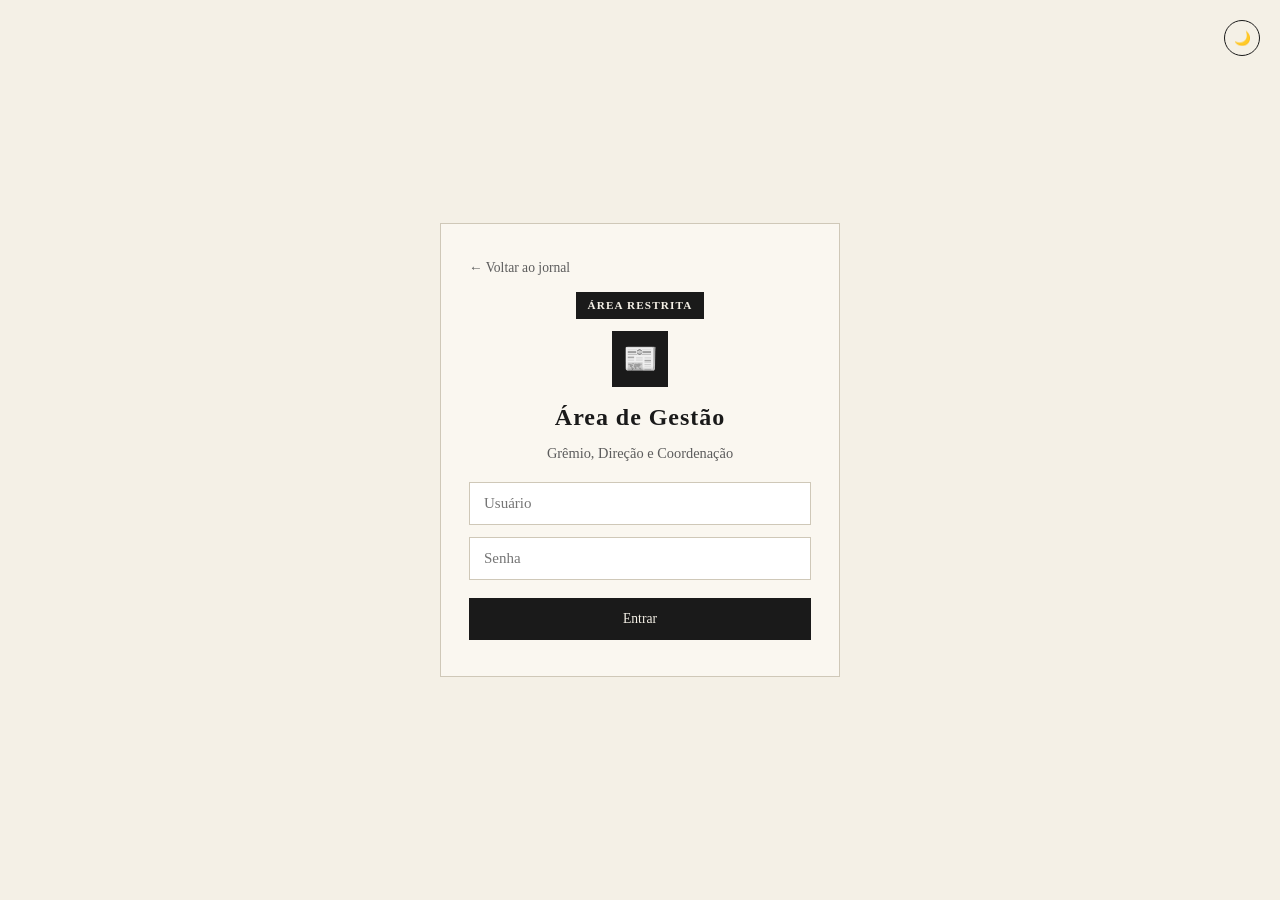
<file: login-gestao.html>
<!DOCTYPE html>
<html lang="pt-BR" data-theme="light">
<head>
  <meta charset="UTF-8">
  <meta name="viewport" content="width=device-width, initial-scale=1.0">
  <title>LEA NEWS - Área Restrita</title>
  <link rel="stylesheet" href="styles.css">
</head>
<body>
  <div class="screen">
    <button id="theme-toggle-login" class="btn btn-icon theme-toggle-top" type="button">🌙</button>
    <div class="login-card">
      <button class="btn-back" type="button" onclick="location.href='index.html'">← Voltar ao jornal</button>
      <span class="login-badge">Área Restrita</span>
      <div class="logo-mark big">📰</div>
      <h1>Área de Gestão</h1>
      <p class="school-name-login">Grêmio, Direção e Coordenação</p>
      <div id="login-erro" class="login-erro"></div>
      <form id="login-form" class="auth-form">
        <input type="text" id="username" placeholder="Usuário" required autocomplete="username">
        <input type="password" id="password" placeholder="Senha" required autocomplete="current-password">
        <button type="submit" id="login-submit" class="btn btn-primary">Entrar</button>
      </form>
    </div>
  </div>
  <script src="api.js"></script>
  <script>
    var themeBtn = document.getElementById('theme-toggle-login');
    if (localStorage.getItem('theme') === 'dark') {
      document.documentElement.setAttribute('data-theme', 'dark');
      themeBtn.textContent = '☀️';
    }
    themeBtn.addEventListener('click', function () {
      var dark = document.documentElement.getAttribute('data-theme') === 'dark';
      document.documentElement.setAttribute('data-theme', dark ? 'light' : 'dark');
      themeBtn.textContent = dark ? '🌙' : '☀️';
      localStorage.setItem('theme', dark ? 'light' : 'dark');
    });

    document.getElementById('login-form').addEventListener('submit', function (e) {
      e.preventDefault();
      var erro = document.getElementById('login-erro');
      var btn = document.getElementById('login-submit');
      erro.classList.remove('show');
      btn.disabled = true;
      btn.textContent = 'Entrando...';
      apiFetch('/api/login-gestao', {
        method: 'POST',
        body: {
          username: document.getElementById('username').value.trim(),
          senha: document.getElementById('password').value
        }
      }).then(function (r) {
        salvarSessao(r.token, r.user);
        window.location.href = 'index.html';
      }).catch(function (err) {
        erro.classList.add('show');
        erro.textContent = err.message;
        btn.disabled = false;
        btn.textContent = 'Entrar';
      });
    });
  </script>
</body>
</html>
</file>
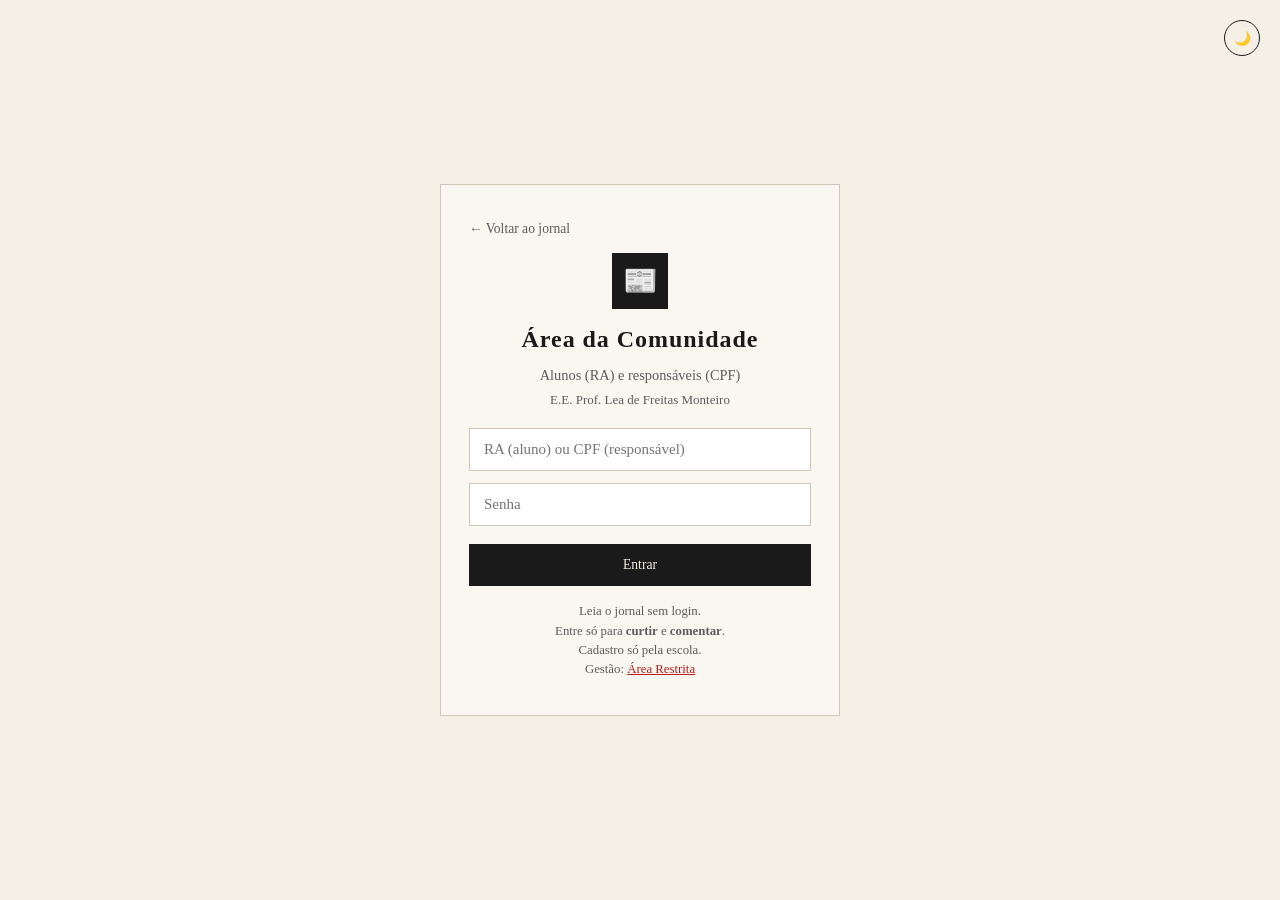
<file: login.html>
<!DOCTYPE html>
<html lang="pt-BR" data-theme="light">
<head>
  <meta charset="UTF-8">
  <meta name="viewport" content="width=device-width, initial-scale=1.0">
  <title>LEA NEWS - Entrar</title>
  <link rel="stylesheet" href="styles.css">
</head>
<body>
  <div class="screen">
    <button id="theme-toggle-login" class="btn btn-icon theme-toggle-top" type="button">🌙</button>
    <div class="login-card">
      <button class="btn-back" type="button" onclick="location.href='index.html'">← Voltar ao jornal</button>
      <div class="logo-mark big">📰</div>
      <h1>Área da Comunidade</h1>
      <p class="school-name-login">Alunos (RA) e responsáveis (CPF)</p>
      <p class="school-name-login" style="margin-top:-14px;font-size:13px;">E.E. Prof. Lea de Freitas Monteiro</p>
      <div id="login-erro" class="login-erro"></div>
      <form id="login-form" class="auth-form">
        <input type="text" id="identificador" placeholder="RA (aluno) ou CPF (responsável)" required autocomplete="username">
        <input type="password" id="password" placeholder="Senha" required autocomplete="current-password">
        <button type="submit" id="login-submit" class="btn btn-primary">Entrar</button>
      </form>
      <p class="login-hint">
        Leia o jornal sem login.<br>
        Entre só para <strong>curtir</strong> e <strong>comentar</strong>.<br>
        Cadastro só pela escola.<br>
        Gestão: <a href="login-gestao.html">Área Restrita</a>
      </p>
    </div>
  </div>
  <script src="api.js"></script>
  <script>
    var themeBtn = document.getElementById('theme-toggle-login');
    if (localStorage.getItem('theme') === 'dark') {
      document.documentElement.setAttribute('data-theme', 'dark');
      themeBtn.textContent = '☀️';
    }
    themeBtn.addEventListener('click', function () {
      var dark = document.documentElement.getAttribute('data-theme') === 'dark';
      document.documentElement.setAttribute('data-theme', dark ? 'light' : 'dark');
      themeBtn.textContent = dark ? '🌙' : '☀️';
      localStorage.setItem('theme', dark ? 'light' : 'dark');
    });

    function mostrarErro(msg) {
      var el = document.getElementById('login-erro');
      el.classList.add('show');
      el.textContent = msg;
    }

    document.getElementById('login-form').addEventListener('submit', function (e) {
      e.preventDefault();
      var btn = document.getElementById('login-submit');
      btn.disabled = true;
      btn.textContent = 'Entrando...';
      apiFetch('/api/login', {
        method: 'POST',
        body: {
          identificador: document.getElementById('identificador').value.trim(),
          senha: document.getElementById('password').value
        }
      }).then(function (r) {
        salvarSessao(r.token, r.user);
        window.location.href = 'index.html';
      }).catch(function (err) {
        mostrarErro(err.message);
        btn.disabled = false;
        btn.textContent = 'Entrar';
      });
    });
  </script>
</body>
</html>
</file>
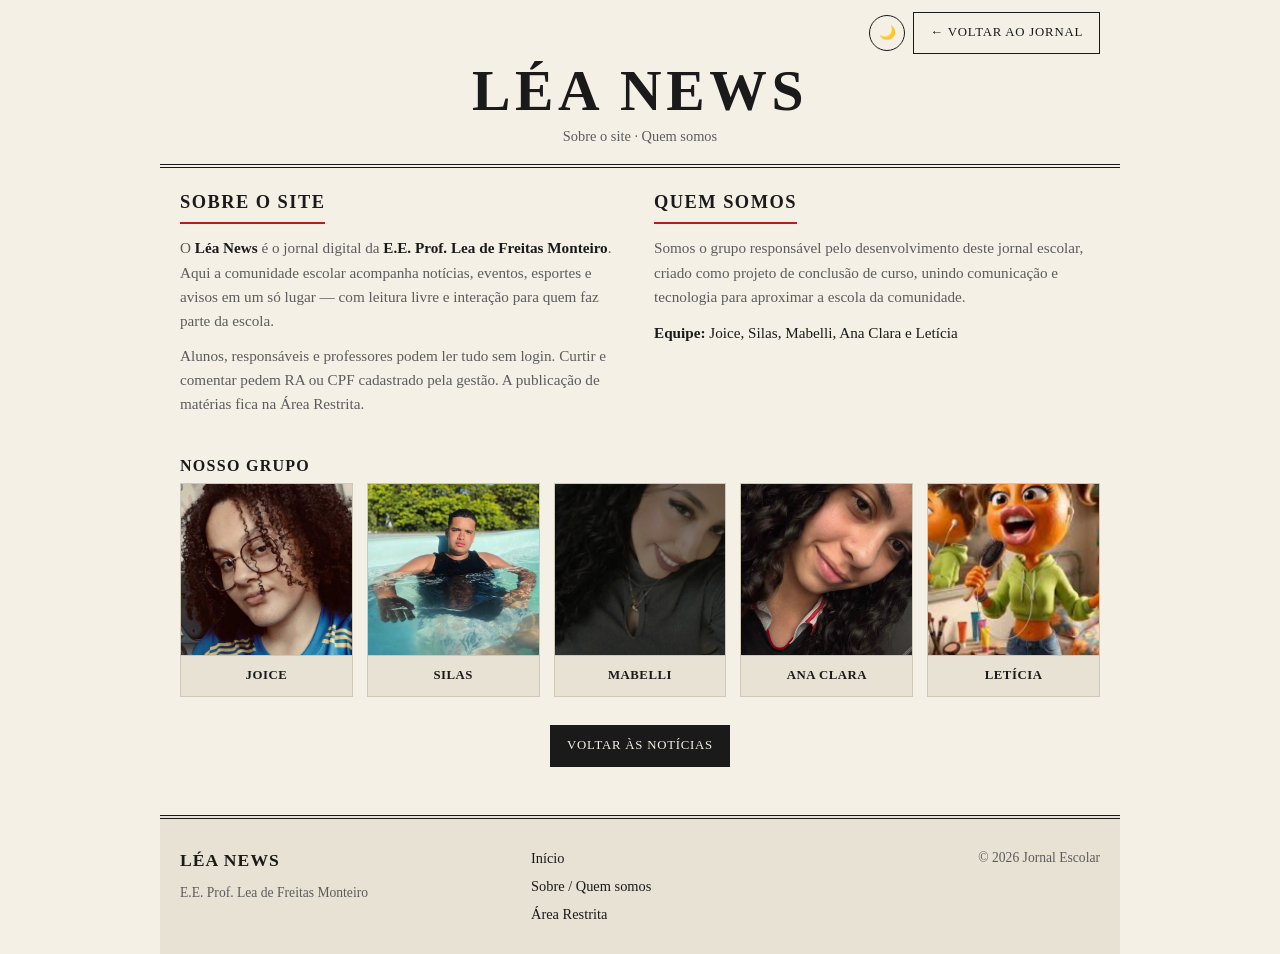
<file: sobre.html>
<!DOCTYPE html>
<html lang="pt-BR" data-theme="light">
<head>
  <meta charset="UTF-8">
  <meta name="viewport" content="width=device-width, initial-scale=1.0">
  <title>Léa News — Sobre e Quem somos</title>
  <link rel="stylesheet" href="styles.css">
</head>
<body>
  <div id="app">
    <header class="paper-header">
      <div class="paper-header-top">
        <button id="theme-toggle" class="btn btn-icon" type="button" title="Tema">🌙</button>
        <a href="index.html" class="btn-paper">← Voltar ao jornal</a>
      </div>
      <div class="masthead">
        <h1 class="masthead-title">LÉA NEWS</h1>
        <p class="masthead-sub">Sobre o site · Quem somos</p>
      </div>
    </header>

    <main class="main paper-main">
      <section class="about-section" id="sobre" style="border-top:none;margin-top:0;padding-top:0;">
        <div class="about-grid">
          <div class="about-block">
            <h2 class="about-title">Sobre o site</h2>
            <p>
              O <strong>Léa News</strong> é o jornal digital da
              <strong>E.E. Prof. Lea de Freitas Monteiro</strong>.
              Aqui a comunidade escolar acompanha notícias, eventos, esportes e avisos
              em um só lugar — com leitura livre e interação para quem faz parte da escola.
            </p>
            <p>
              Alunos, responsáveis e professores podem ler tudo sem login.
              Curtir e comentar pedem RA ou CPF cadastrado pela gestão.
              A publicação de matérias fica na Área Restrita.
            </p>
          </div>
          <div class="about-block">
            <h2 class="about-title">Quem somos</h2>
            <p>
              Somos o grupo responsável pelo desenvolvimento deste jornal escolar,
              criado como projeto de conclusão de curso, unindo comunicação e tecnologia
              para aproximar a escola da comunidade.
            </p>
            <p class="about-names"><strong>Equipe:</strong> Joice, Silas, Mabelli, Ana Clara e Letícia</p>
          </div>
        </div>

        <h3 class="about-photos-title">Nosso grupo</h3>
        <div class="team-photos">
          <figure class="team-card">
            <div class="team-photo-wrap">
              <img src="../fotos/fototeste2.jpeg" alt="Joice"
                   onerror="this.onerror=null;this.src='https://placehold.co/400x400/1a1a1a/f4f0e6?text=Joice';">
            </div>
            <figcaption>Joice</figcaption>
          </figure>
          <figure class="team-card">
            <div class="team-photo-wrap">
              <img src="../fotos/Silas.jpeg" alt="Silas"
                   onerror="this.onerror=null;this.src='https://placehold.co/400x400/1a1a1a/f4f0e6?text=Silas';">
            </div>
            <figcaption>Silas</figcaption>
          </figure>
          <figure class="team-card">
            <div class="team-photo-wrap">
              <img src="../fotos/Mabelli.jpeg" alt="Mabelli"
                   onerror="this.onerror=null;this.src='https://placehold.co/400x400/1a1a1a/f4f0e6?text=Mabelli';">
            </div>
            <figcaption>Mabelli</figcaption>
          </figure>
          <figure class="team-card">
            <div class="team-photo-wrap">
              <img src="../fotos/fototeste.jpeg" alt="Ana Clara"
                   onerror="this.onerror=null;this.src='https://placehold.co/400x400/1a1a1a/f4f0e6?text=Ana+Clara';">
            </div>
            <figcaption>Ana Clara</figcaption>
          </figure>
          <figure class="team-card">
            <div class="team-photo-wrap">
              <img src="../fotos/Leticia.jpeg" alt="Letícia"
                   onerror="this.onerror=null;this.src='https://placehold.co/400x400/1a1a1a/f4f0e6?text=Leticia';">
            </div>
            <figcaption>Letícia</figcaption>
          </figure>
        </div>

        <p style="margin-top:28px;text-align:center;">
          <a href="index.html" class="btn-paper btn-paper-fill">Voltar às notícias</a>
        </p>
      </section>
    </main>

    <footer class="footer paper-footer">
      <div class="footer-content">
        <div class="footer-left">
          <strong>LÉA NEWS</strong>
          <p>E.E. Prof. Lea de Freitas Monteiro</p>
        </div>
        <div class="footer-center">
          <a href="index.html">Início</a>
          <a href="sobre.html">Sobre / Quem somos</a>
          <a href="login-gestao.html">Área Restrita</a>
        </div>
        <div class="footer-right">
          <p>© 2026 Jornal Escolar</p>
        </div>
      </div>
    </footer>
  </div>
  <script>
    var themeBtn = document.getElementById('theme-toggle');
    if (localStorage.getItem('theme') === 'dark') {
      document.documentElement.setAttribute('data-theme', 'dark');
      if (themeBtn) themeBtn.textContent = '☀️';
    }
    if (themeBtn) {
      themeBtn.addEventListener('click', function () {
        var dark = document.documentElement.getAttribute('data-theme') === 'dark';
        document.documentElement.setAttribute('data-theme', dark ? 'light' : 'dark');
        themeBtn.textContent = dark ? '🌙' : '☀️';
        localStorage.setItem('theme', dark ? 'light' : 'dark');
      });
    }
  </script>
</body>
</html>
</file>
<file: styles.css>
:root {
  --ink: #1a1a1a;
  --paper: #f4f0e6;
  --paper-dark: #e8e2d4;
  --red: #b91c1c;
  --text: #1a1a1a;
  --text-secondary: #5c5c5c;
  --border: #cfc8b8;
  --bg: #f4f0e6;
  --bg-card: #faf7f0;
  --primary: #1a1a1a;
  --primary-hover: #333;
  --green-soft: #e8e2d4;
  --shadow: 0 2px 12px rgba(0,0,0,0.08);
  --radius: 4px;
}

[data-theme="dark"] {
  --ink: #f0ebe3;
  --paper: #1a1814;
  --paper-dark: #252218;
  --red: #dc2626;
  --text: #f0ebe3;
  --text-secondary: #a8a090;
  --border: #3a3530;
  --bg: #1a1814;
  --bg-card: #252218;
  --primary: #f0ebe3;
  --primary-hover: #fff;
  --green-soft: #2a2620;
  --shadow: 0 2px 12px rgba(0,0,0,0.4);
}

* { margin: 0; padding: 0; box-sizing: border-box; }

body {
  font-family: Georgia, 'Times New Roman', Times, serif;
  background: var(--paper);
  color: var(--ink);
  line-height: 1.55;
  min-height: 100vh;
}

button, input, select, textarea, a.btn-paper {
  font-family: Georgia, 'Times New Roman', serif;
}

.btn-paper {
  display: inline-flex;
  align-items: center;
  justify-content: center;
  padding: 10px 16px;
  border: 1px solid var(--ink);
  background: transparent;
  color: var(--ink);
  font-size: 0.8rem;
  text-transform: uppercase;
  letter-spacing: 0.06em;
  cursor: pointer;
  text-decoration: none;
  transition: 0.15s;
}
.btn-paper:hover { background: var(--ink); color: var(--paper); }
.btn-paper-fill {
  background: var(--ink);
  color: var(--paper);
}
.btn-paper-fill:hover { opacity: 0.85; color: var(--paper); }

.btn-icon {
  width: 36px; height: 36px; padding: 0; font-size: 16px;
  border: 1px solid var(--border); background: transparent;
  border-radius: 50%; cursor: pointer; color: var(--ink);
}

.btn { display: inline-flex; align-items: center; justify-content: center; gap: 6px; padding: 10px 16px; border: 1px solid var(--ink); background: transparent; color: var(--ink); font-size: 0.85rem; cursor: pointer; text-decoration: none; }
.btn-primary { background: var(--ink); color: var(--paper); border-color: var(--ink); }
.btn-primary:hover { opacity: 0.85; }
.btn-outline { background: transparent; }

.paper-header {
  background: var(--paper);
  border-bottom: 4px double var(--ink);
  padding: 12px 20px 16px;
  max-width: 960px;
  margin: 0 auto;
}
.paper-header-top {
  display: flex;
  justify-content: flex-end;
  align-items: center;
  gap: 8px;
  margin-bottom: 8px;
}
.user-greeting { font-size: 0.85rem; color: var(--text-secondary); }
.masthead { text-align: center; }
.masthead-title {
  font-size: clamp(2.4rem, 7vw, 3.6rem);
  font-weight: 700;
  letter-spacing: 0.08em;
  text-transform: uppercase;
  line-height: 1;
}
.masthead-sub {
  font-size: 0.9rem;
  color: var(--text-secondary);
  margin-top: 6px;
}
.masthead-meta {
  display: flex;
  justify-content: space-between;
  font-size: 0.7rem;
  text-transform: uppercase;
  letter-spacing: 0.06em;
  margin-top: 12px;
  padding-top: 8px;
  border-top: 1px solid var(--border);
}

.ultima-hora {
  background: var(--red);
  color: #fff;
  padding: 8px 12px;
  font-size: 0.8rem;
  display: flex;
  gap: 14px;
  overflow: hidden;
  white-space: nowrap;
  max-width: 960px;
  margin: 0 auto;
}
.ultima-hora strong {
  text-transform: uppercase;
  letter-spacing: 0.08em;
  flex-shrink: 0;
}
.ultima-hora-track {
  display: flex;
  animation: marquee 28s linear infinite;
}
.ultima-hora-texto { padding-right: 2rem; }
@keyframes marquee {
  0% { transform: translateX(0); }
  100% { transform: translateX(-50%); }
}

.paper-toolbar {
  max-width: 960px;
  margin: 0 auto;
  padding: 14px 20px;
  background: var(--paper-dark);
  border-bottom: 1px solid var(--border);
  display: flex;
  flex-wrap: wrap;
  gap: 10px;
  align-items: center;
  justify-content: space-between;
}
.search-box { display: flex; gap: 8px; flex: 1; min-width: 200px; max-width: 420px; }
.search-box input {
  flex: 1;
  padding: 10px 12px;
  border: 1px solid var(--border);
  background: #fff;
  color: var(--ink);
  font-size: 0.9rem;
}
[data-theme="dark"] .search-box input { background: var(--bg-card); }
.search-box input:focus { outline: 2px solid var(--ink); outline-offset: 1px; }
.toolbar-actions { display: flex; gap: 8px; flex-wrap: wrap; }

.paper-main {
  max-width: 960px;
  margin: 0 auto;
  padding: 20px 20px 48px;
  background: var(--paper);
}
.welcome-line {
  font-size: 0.85rem;
  color: var(--text-secondary);
  font-style: italic;
  margin-bottom: 14px;
}

.categories {
  display: flex;
  flex-wrap: wrap;
  gap: 6px;
  margin-bottom: 20px;
  padding-bottom: 12px;
  border-bottom: 1px solid var(--border);
}
.cat-btn {
  padding: 6px 12px;
  border: 1px solid transparent;
  background: transparent;
  color: var(--text-secondary);
  font-size: 0.8rem;
  text-transform: uppercase;
  letter-spacing: 0.05em;
  cursor: pointer;
}
.cat-btn:hover { color: var(--ink); }
.cat-btn.active {
  border-color: var(--ink);
  color: var(--ink);
  font-weight: 700;
}

.admin-actions {
  display: flex;
  flex-wrap: wrap;
  gap: 10px;
  margin-bottom: 20px;
}
.admin-actions.hidden { display: none; }

.featured-news.manchete {
  border-bottom: 2px solid var(--ink);
  padding-bottom: 20px;
  margin-bottom: 24px;
  position: relative;
}
.featured-news.hidden { display: none; }
.featured-badge {
  display: inline-block;
  font-size: 0.7rem;
  text-transform: uppercase;
  letter-spacing: 0.12em;
  color: var(--red);
  border-bottom: 2px solid var(--red);
  padding-bottom: 4px;
  margin-bottom: 12px;
  font-weight: 700;
  position: static;
  background: none;
}
.featured-content {
  display: grid;
  grid-template-columns: 1fr;
  gap: 16px;
}
.featured-content img {
  width: 100%;
  max-height: 320px;
  object-fit: cover;
  border-radius: 0;
  display: block;
}
.featured-text h2 {
  font-size: clamp(1.7rem, 4.5vw, 2.5rem);
  line-height: 1.15;
  margin: 8px 0 10px;
  font-weight: 700;
}
.linha-fina, .featured-text p {
  font-size: 1.05rem;
  color: var(--text-secondary);
  font-style: italic;
  max-width: 40rem;
}
.featured-meta {
  display: flex;
  flex-wrap: wrap;
  gap: 14px;
  font-size: 0.8rem;
  text-transform: uppercase;
  letter-spacing: 0.04em;
  color: var(--text-secondary);
  margin: 10px 0;
}
.secao-label {
  font-size: 0.7rem;
  text-transform: uppercase;
  letter-spacing: 0.14em;
  color: var(--red);
  font-weight: 700;
}

.news-grid {
  display: grid;
  grid-template-columns: repeat(4, 1fr);
  gap: 0;
  border-top: 1px solid var(--border);
}
.news-card {
  padding: 12px 10px 14px;
  border-bottom: 1px solid var(--border);
  border-right: 1px solid var(--border);
  cursor: pointer;
  background: transparent;
  min-width: 0;
}
.news-card:nth-child(4n) { border-right: none; }
.news-card:hover h3 { color: var(--red); }
.news-card > .card-cover,
.news-card > img.card-cover,
.news-card > video.card-cover {
  width: 100%;
  height: 160px;
  object-fit: cover;
  display: block;
  margin-bottom: 0;
}
.news-card-body { padding: 8px 2px 0; }
.news-card h3 { font-size: 0.95rem !important; }
.news-card p { font-size: 0.8rem !important; max-height: 40px; }
.badge {
  display: inline-block;
  font-size: 0.7rem;
  text-transform: uppercase;
  letter-spacing: 0.12em;
  color: var(--red);
  border-bottom: 2px solid var(--red);
  padding-bottom: 3px;
  margin-bottom: 8px;
  font-weight: 700;
  background: none;
  border-radius: 0;
}
.news-card h3 {
  font-size: 1.15rem;
  line-height: 1.25;
  margin-bottom: 8px;
  font-weight: 700;
}
.news-card p {
  font-size: 0.9rem;
  color: var(--text-secondary);
  margin-bottom: 8px;
  max-height: 48px;
  overflow: hidden;
}
.card-footer {
  display: flex;
  gap: 12px;
  font-size: 0.75rem;
  color: var(--text-secondary);
  text-transform: uppercase;
}
.card-admin-btns { display: flex; gap: 8px; margin-top: 10px; }
.btn-edit, .btn-delete {
  padding: 4px 10px;
  font-size: 0.75rem;
  border: 1px solid var(--border);
  background: transparent;
  cursor: pointer;
  color: var(--ink);
  text-transform: uppercase;
}
.btn-delete { color: var(--red); border-color: #e8b4b4; }

.modal {
  position: fixed; inset: 0; background: rgba(0,0,0,0.55);
  display: flex; align-items: center; justify-content: center;
  z-index: 1000; padding: 20px;
}
.modal.hidden { display: none; }
.modal-content {
  background: var(--paper);
  border-radius: 0;
  max-width: 700px;
  width: 100%;
  max-height: 90vh;
  overflow-y: auto;
  position: relative;
  border: 1px solid var(--border);
}
.modal-content.small { max-width: 460px; padding: 28px 24px 24px; }
.modal-content.small h2 { margin-bottom: 8px; padding-right: 40px; }
.close-modal {
  position: absolute; top: 10px; right: 10px; width: 36px; height: 36px;
  border: 1px solid var(--ink); background: var(--paper); color: var(--ink);
  font-size: 22px; cursor: pointer; z-index: 20;
  display: flex; align-items: center; justify-content: center;
}
.close-modal:hover { background: var(--red); color: #fff; border-color: var(--red); }
.gallery-nav {
  position: absolute; top: 50%; transform: translateY(-50%); z-index: 10;
  background: rgba(0,0,0,0.5); color: white; border: none; width: 40px; height: 40px;
  font-size: 22px; cursor: pointer; display: none; align-items: center; justify-content: center;
}
.gallery-nav.prev { left: 10px; }
.gallery-nav.next { right: 10px; }
#photo-counter {
  position: absolute; bottom: 8px; left: 0; right: 0;
  text-align: center; font-size: 13px; font-weight: 600; color: #444;
}
.modal-body { padding: 24px; }
.modal-body h2 { font-size: 1.6rem; margin: 10px 0; line-height: 1.2; }
.meta {
  display: flex; gap: 14px; font-size: 0.8rem;
  color: var(--text-secondary); margin-bottom: 16px; text-transform: uppercase;
}
.comments-section {
  margin-top: 24px; border-top: 2px solid var(--ink); padding-top: 20px;
}
.comments-section h3 {
  font-size: 0.85rem; text-transform: uppercase; letter-spacing: 0.08em; margin-bottom: 12px;
}
.comment {
  padding: 10px 0; border-bottom: 1px solid var(--border); font-size: 0.95rem;
}
.add-comment { margin-top: 16px; display: flex; flex-direction: column; gap: 10px; }
.add-comment textarea {
  width: 100%; padding: 12px; border: 1px solid var(--border);
  background: #fff; color: var(--ink); resize: vertical; font-family: Georgia, serif;
}
[data-theme="dark"] .add-comment textarea { background: var(--bg-card); }
#login-to-comment {
  text-align: center; padding: 16px; border: 1px solid var(--border);
  margin-top: 12px; background: var(--paper-dark);
}

#news-form label, #add-user-form label {
  display: block; margin-bottom: 6px; margin-top: 16px;
  font-size: 0.8rem; text-transform: uppercase; letter-spacing: 0.05em;
}
#news-form label:first-of-type, #add-user-form label:first-of-type { margin-top: 4px; }
#news-form input, #news-form select, #news-form textarea,
#add-user-form input, #add-user-form select {
  width: 100%; padding: 12px; border: 1px solid var(--border);
  background: #fff; color: var(--ink); font-size: 15px; font-family: Georgia, serif;
}
[data-theme="dark"] #news-form input,
[data-theme="dark"] #news-form select,
[data-theme="dark"] #news-form textarea,
[data-theme="dark"] #add-user-form input,
[data-theme="dark"] #add-user-form select { background: var(--bg-card); }
#news-form input:focus, #news-form select:focus, #news-form textarea:focus {
  outline: 2px solid var(--ink);
}
.form-actions {
  display: flex; gap: 12px; justify-content: flex-end;
  margin-top: 24px; padding-top: 16px; border-top: 1px solid var(--border);
}

.paper-footer {
  border-top: 4px double var(--ink);
  background: var(--paper-dark);
  padding: 28px 20px;
  max-width: 960px;
  margin: 0 auto;
}
.footer-content {
  display: grid;
  grid-template-columns: 1.2fr 1fr 1fr;
  gap: 24px;
}
.footer-left strong {
  font-size: 1.1rem;
  letter-spacing: 0.06em;
  display: block;
  margin-bottom: 8px;
}
.footer-left p, .footer-right p {
  font-size: 0.85rem;
  color: var(--text-secondary);
  margin-bottom: 4px;
}
.footer-center { display: flex; flex-direction: column; gap: 6px; }
.footer-center a {
  color: var(--ink);
  text-decoration: none;
  font-size: 0.9rem;
}
.footer-center a:hover { color: var(--red); }
.footer-right { text-align: right; }

.screen {
  min-height: 100vh;
  display: flex;
  align-items: center;
  justify-content: center;
  padding: 20px;
  position: relative;
  background: var(--paper);
}
.theme-toggle-top { position: absolute; top: 20px; right: 20px; }
.login-card {
  background: var(--bg-card);
  padding: 36px 28px;
  width: 100%;
  max-width: 400px;
  text-align: center;
  border: 1px solid var(--border);
}
.login-badge {
  display: inline-block;
  background: var(--ink);
  color: var(--paper);
  font-size: 0.7rem;
  font-weight: 700;
  letter-spacing: 0.1em;
  text-transform: uppercase;
  padding: 5px 12px;
  margin-bottom: 12px;
}
.logo-mark {
  width: 48px; height: 48px;
  background: var(--ink); color: var(--paper);
  display: flex; align-items: center; justify-content: center;
  font-size: 22px; margin: 0 auto 12px;
}
.logo-mark.big { width: 56px; height: 56px; font-size: 28px; }
.btn-back {
  background: none; border: none; color: var(--text-secondary);
  cursor: pointer; font-size: 0.85rem; margin-bottom: 16px;
  display: block; text-align: left;
}
.login-card h1 {
  font-size: 1.5rem;
  letter-spacing: 0.04em;
  margin-bottom: 6px;
}
.school-name-login {
  color: var(--text-secondary);
  font-size: 0.9rem;
  margin-bottom: 18px;
}
.auth-form { display: flex; flex-direction: column; gap: 12px; }
.auth-form input {
  padding: 12px 14px;
  border: 1px solid var(--border);
  background: #fff;
  color: var(--ink);
  font-size: 15px;
}
[data-theme="dark"] .auth-form input { background: var(--paper); }
.auth-form .btn, .auth-form .btn-paper {
  margin-top: 6px; width: 100%; padding: 12px;
}
.login-hint { margin-top: 16px; font-size: 0.8rem; color: var(--text-secondary); line-height: 1.5; }
.login-hint a { color: var(--red); }
.login-demo { margin-top: 12px; font-size: 0.75rem; color: var(--text-secondary); }
.login-erro {
  display: none;
  background: #fef2f2;
  color: #b91c1c;
  border: 1px solid #fecaca;
  padding: 10px;
  font-size: 0.85rem;
  margin-bottom: 12px;
  text-align: left;
}
.login-erro.show { display: block; }

.hidden { display: none !important; }
.user-item {
  display: flex;
  justify-content: space-between;
  align-items: center;
  padding: 12px 0;
  border-bottom: 1px solid var(--border);
  text-align: left;
}

@media (max-width: 1100px) {
  .news-grid { grid-template-columns: repeat(3, 1fr); }
  .news-card:nth-child(4n) { border-right: 1px solid var(--border); }
  .news-card:nth-child(3n) { border-right: none; }
}
@media (max-width: 800px) {
  .news-grid { grid-template-columns: repeat(2, 1fr); }
  .news-card:nth-child(3n) { border-right: 1px solid var(--border); }
  .news-card:nth-child(2n) { border-right: none; }
}
@media (max-width: 700px) {
  .news-grid { grid-template-columns: 1fr; }
  .news-card { border-right: none; }
  .footer-content { grid-template-columns: 1fr; text-align: center; }
  .footer-right { text-align: center; }
  .footer-center { align-items: center; }
  .paper-toolbar { flex-direction: column; align-items: stretch; }
  .search-box { max-width: none; }
}


/* ===== NOTIFICAÇÕES ===== */
.notif-wrap { position: relative; display: inline-flex; align-items: center; }
.notif-badge {
  position: absolute; top: -4px; right: -4px;
  min-width: 18px; height: 18px; padding: 0 5px;
  background: var(--red); color: #fff;
  font-size: 11px; font-weight: 700; font-family: Georgia, serif;
  border-radius: 10px; display: flex; align-items: center; justify-content: center;
  line-height: 1;
}
.notif-badge.hidden { display: none !important; }
.notif-panel {
  position: absolute; top: calc(100% + 8px); right: 0;
  width: min(320px, 90vw);
  background: var(--paper);
  border: 1px solid var(--border);
  box-shadow: var(--shadow);
  z-index: 200;
  text-align: left;
}
.notif-panel.hidden { display: none !important; }
.notif-panel-head {
  display: flex; justify-content: space-between; align-items: center;
  padding: 12px 14px; border-bottom: 1px solid var(--border);
  font-size: 0.85rem; text-transform: uppercase; letter-spacing: 0.06em;
}
.notif-link {
  background: none; border: none; color: var(--red); cursor: pointer;
  font-size: 0.75rem; text-transform: uppercase; font-family: Georgia, serif;
}
.notif-list { max-height: 280px; overflow-y: auto; }
.notif-item {
  padding: 12px 14px; border-bottom: 1px solid var(--border);
  cursor: pointer; font-size: 0.9rem;
}
.notif-item:hover { background: var(--paper-dark); }
.notif-item.unread { background: rgba(185, 28, 28, 0.06); }
.notif-item strong { display: block; margin-bottom: 4px; font-size: 0.85rem; }
.notif-item span { color: var(--text-secondary); font-size: 0.75rem; }
.notif-empty {
  padding: 20px 14px; text-align: center; color: var(--text-secondary); font-size: 0.85rem;
}
.notif-enable {
  width: 100%; padding: 12px; border: none; border-top: 1px solid var(--border);
  background: var(--paper-dark); color: var(--ink); cursor: pointer;
  font-size: 0.75rem; text-transform: uppercase; letter-spacing: 0.04em;
  font-family: Georgia, serif;
}
.notif-enable:hover { background: var(--ink); color: var(--paper); }


/* ===== SOBRE + QUEM SOMOS ===== */
.about-section {
  margin-top: 40px;
  padding-top: 28px;
  border-top: 4px double var(--ink);
}
.about-grid {
  display: grid;
  grid-template-columns: 1fr 1fr;
  gap: 28px;
  margin-bottom: 28px;
}
.about-title {
  font-size: 1.15rem;
  text-transform: uppercase;
  letter-spacing: 0.08em;
  margin-bottom: 12px;
  padding-bottom: 6px;
  border-bottom: 2px solid var(--red);
  display: inline-block;
}
.about-block p {
  font-size: 0.95rem;
  color: var(--text-secondary);
  margin-bottom: 10px;
  line-height: 1.6;
}
.about-block strong { color: var(--ink); }
.about-names {
  margin-top: 12px !important;
  color: var(--ink) !important;
  font-size: 0.95rem !important;
}
.about-photos-title {
  font-size: 1rem;
  text-transform: uppercase;
  letter-spacing: 0.08em;
  margin-bottom: 4px;
}
.about-photos-hint {
  font-size: 0.8rem;
  color: var(--text-secondary);
  font-style: italic;
  margin-bottom: 14px;
}
.team-photos {
  display: grid;
  grid-template-columns: repeat(5, 1fr);
  gap: 14px;
  margin-bottom: 20px;
}
.team-card {
  margin: 0;
  border: 1px solid var(--border);
  background: var(--paper-dark);
  overflow: hidden;
}
.team-photo-wrap {
  width: 100%;
  aspect-ratio: 1;
  background: #2a2a2a;
  overflow: hidden;
}
.team-card img {
  width: 100%;
  height: 100%;
  object-fit: cover;
  display: block;
  min-height: 120px;
}
.team-card figcaption {
  padding: 10px 8px;
  font-size: 0.8rem;
  text-align: center;
  text-transform: uppercase;
  letter-spacing: 0.04em;
  color: var(--ink);
  border-top: 1px solid var(--border);
  font-weight: 600;
}

@media (max-width: 900px) {
  .team-photos { grid-template-columns: repeat(3, 1fr); }
}
@media (max-width: 700px) {
  .about-grid { grid-template-columns: 1fr; }
  .team-photos { grid-template-columns: 1fr 1fr; }
}


/* Miniaturas da postagem (modal + cards) */
.photo-thumbs {
  display: flex;
  flex-wrap: wrap;
  gap: 8px;
  justify-content: center;
  padding: 12px 16px 4px;
}
.photo-thumbs.hidden { display: none !important; }
.photo-thumb {
  width: 80px;
  height: 80px;
  padding: 0;
  border: 2px solid var(--border);
  background: var(--paper-dark);
  cursor: pointer;
  overflow: hidden;
  display: flex;
  align-items: center;
  justify-content: center;
}
.photo-thumb img {
  width: 100%;
  height: 100%;
  object-fit: cover;
  display: block;
}
.photo-thumb.active {
  border-color: var(--red);
  box-shadow: 0 0 0 1px var(--red);
}
.photo-thumb .thumb-video {
  font-size: 18px;
  color: var(--ink);
}
.card-cover {
  width: 100%;
  height: 160px;
  object-fit: cover;
  display: block;
}
.card-thumbs {
  display: flex !important;
  gap: 4px;
  padding: 6px 4px;
  background: rgba(0,0,0,0.35);
  border-bottom: 1px solid var(--border);
  overflow-x: auto;
  min-height: 60px;
  align-items: center;
}
.card-thumb {
  width: 56px !important;
  height: 56px !important;
  max-width: 56px;
  max-height: 56px;
  object-fit: cover !important;
  border: 2px solid #fff;
  flex-shrink: 0;
  display: block !important;
  margin: 0 !important;
}
.card-thumb-video, .card-thumb-more {
  width: 56px;
  height: 56px;
  display: flex;
  align-items: center;
  justify-content: center;
  font-size: 12px;
  border: 2px solid #fff;
  background: #333;
  color: #fff;
  flex-shrink: 0;
}


/* ===== DESTAQUES ESTILO PORTAL (vários) ===== */
.destaques-portal {
  margin: 20px 0 28px;
  padding-bottom: 20px;
  border-bottom: 3px solid var(--ink);
}
.destaques-label {
  font-size: 0.75rem;
  text-transform: uppercase;
  letter-spacing: 0.12em;
  color: var(--red);
  font-weight: 700;
  margin-bottom: 12px;
}
.destaques-layout {
  display: grid;
  grid-template-columns: 1.4fr 1fr;
  gap: 16px;
  align-items: stretch;
}
.destaque-principal {
  cursor: pointer;
  display: flex;
  flex-direction: column;
  border: 1px solid var(--border);
  background: var(--paper-dark);
  overflow: hidden;
}
.destaque-principal-img-wrap {
  width: 100%;
  aspect-ratio: 16 / 10;
  overflow: hidden;
  background: #222;
}
.destaque-principal-img-wrap img {
  width: 100%;
  height: 100%;
  object-fit: cover;
  display: block;
}
.destaque-principal-text {
  padding: 14px 16px 16px;
}
.destaque-principal-text h2 {
  font-size: 1.45rem;
  line-height: 1.25;
  margin: 6px 0 8px;
}
.destaque-principal-text .linha-fina {
  font-size: 0.95rem;
  color: var(--text-secondary);
  margin-bottom: 10px;
}
.destaques-lista {
  display: flex;
  flex-direction: column;
  gap: 10px;
}
.destaque-item {
  display: grid;
  grid-template-columns: 110px 1fr;
  gap: 10px;
  cursor: pointer;
  padding: 8px;
  border: 1px solid var(--border);
  background: var(--paper);
  min-height: 90px;
}
.destaque-item:hover {
  border-color: var(--red);
}
.destaque-item-img {
  width: 110px;
  height: 80px;
  object-fit: cover;
  display: block;
  background: #333;
}
.destaque-item-img.video-ph {
  display: flex;
  align-items: center;
  justify-content: center;
  color: #fff;
  font-size: 1.2rem;
}
.destaque-item-text h3 {
  font-size: 0.95rem;
  line-height: 1.3;
  margin: 2px 0 4px;
}
.destaque-item-text p {
  font-size: 0.78rem;
  color: var(--text-secondary);
  display: -webkit-box;
  -webkit-line-clamp: 2;
  line-clamp: 2; /* 💡 Adicione esta linha */
  -webkit-box-orient: vertical;
  overflow: hidden;
  margin: 0;
}
.destaque-item .secao-label {
  font-size: 0.65rem;
}

@media (max-width: 800px) {
  .destaques-layout {
    grid-template-columns: 1fr;
  }
  .destaque-item {
    grid-template-columns: 90px 1fr;
  }
  .destaque-item-img {
    width: 90px;
    height: 70px;
  }
}


/* Foto principal no modal um pouco menor */
#modal-gallery-container #modal-current-photo,
#modal-gallery-container #modal-current-video {
  max-height: 420px !important;
  max-width: 100% !important;
  width: auto !important;
  margin: 0 auto;
  object-fit: contain !important;
}
.modal-content {
  max-width: min(720px, 94vw);
}
.photo-thumb {
  width: 64px;
  height: 64px;
}

/* mantém as quebras de linha do texto da notícia */
#modal-content { white-space: pre-line; }
</file>
